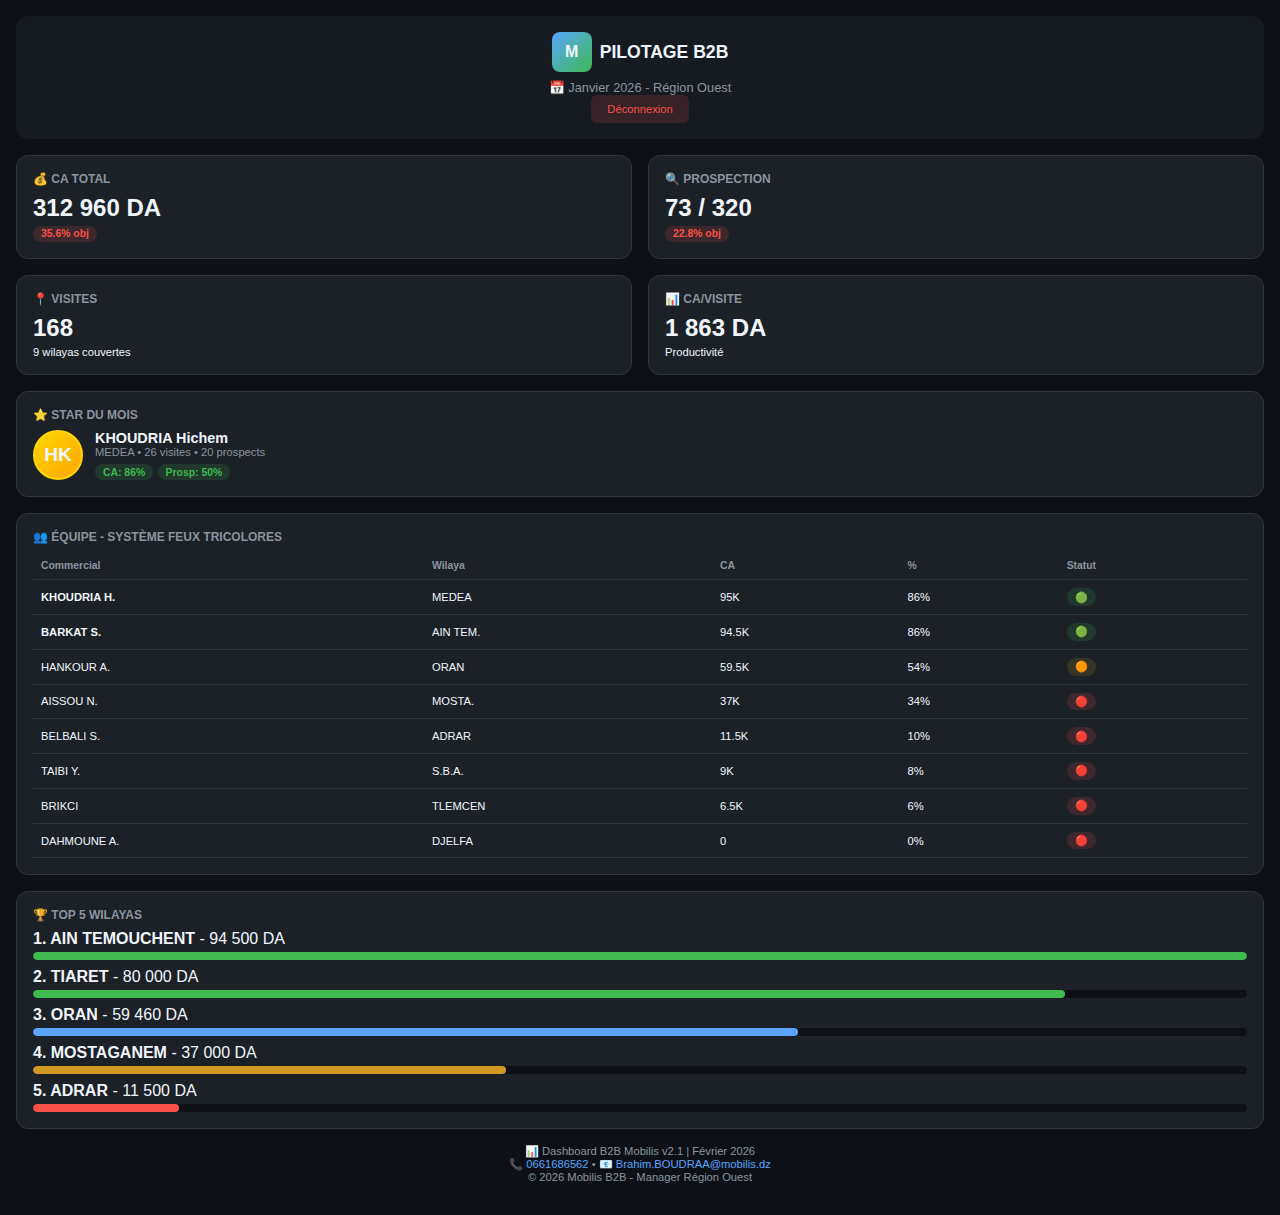
<file: mobile.html>
<!DOCTYPE html>
<html lang="fr">

<head>
    <meta charset="UTF-8">
    <meta name="viewport" content="width=device-width, initial-scale=1.0">
    <title>Dashboard B2B Mobilis - Mobile</title>
    <style>
        :root {
            --bg: #0d1117;
            --bg2: #161b22;
            --card: #1c2128;
            --border: #30363d;
            --text: #f0f6fc;
            --text2: #8b949e;
            --accent: #58a6ff;
            --green: #3fb950;
            --orange: #d29922;
            --red: #f85149
        }

        * {
            margin: 0;
            padding: 0;
            box-sizing: border-box
        }

        body {
            font-family: -apple-system, BlinkMacSystemFont, 'Segoe UI', Roboto, sans-serif;
            background: var(--bg);
            color: var(--text);
            min-height: 100vh;
            padding: 1rem
        }

        .header {
            background: var(--bg2);
            padding: 1rem;
            border-radius: 12px;
            margin-bottom: 1rem;
            text-align: center
        }

        .logo {
            display: flex;
            align-items: center;
            justify-content: center;
            gap: .5rem;
            margin-bottom: .5rem
        }

        .logo-icon {
            width: 40px;
            height: 40px;
            background: linear-gradient(135deg, var(--accent), var(--green));
            border-radius: 8px;
            display: flex;
            align-items: center;
            justify-content: center;
            font-weight: 700
        }

        .logo h1 {
            font-size: 1.1rem
        }

        .period {
            font-size: .8rem;
            color: var(--text2)
        }

        .grid {
            display: grid;
            gap: 1rem;
            margin-bottom: 1rem
        }

        .grid-2 {
            grid-template-columns: 1fr 1fr
        }

        .card {
            background: var(--card);
            border-radius: 12px;
            padding: 1rem;
            border: 1px solid var(--border)
        }

        .card h3 {
            font-size: .75rem;
            color: var(--text2);
            margin-bottom: .5rem;
            text-transform: uppercase
        }

        .kpi-value {
            font-size: 1.5rem;
            font-weight: 700
        }

        .kpi-sub {
            font-size: .7rem;
            margin-top: .25rem
        }

        .green {
            color: var(--green)
        }

        .orange {
            color: var(--orange)
        }

        .red {
            color: var(--red)
        }

        .status {
            display: inline-block;
            padding: .15rem .5rem;
            border-radius: 20px;
            font-size: .65rem;
            font-weight: 600
        }

        .status.green {
            background: rgba(63, 185, 80, .15)
        }

        .status.orange {
            background: rgba(210, 153, 34, .15)
        }

        .status.red {
            background: rgba(248, 81, 73, .15)
        }

        .star-box {
            display: flex;
            align-items: center;
            gap: .75rem
        }

        .star-avatar {
            width: 50px;
            height: 50px;
            border-radius: 50%;
            background: linear-gradient(135deg, gold, orange);
            display: flex;
            align-items: center;
            justify-content: center;
            font-size: 1.2rem;
            font-weight: 700;
            border: 2px solid gold
        }

        .star-name {
            font-size: .9rem;
            font-weight: 600
        }

        .star-stats {
            font-size: .7rem;
            color: var(--text2)
        }

        table {
            width: 100%;
            border-collapse: collapse;
            font-size: .7rem
        }

        th {
            text-align: left;
            padding: .5rem;
            color: var(--text2);
            border-bottom: 1px solid var(--border);
            font-size: .65rem
        }

        td {
            padding: .5rem;
            border-bottom: 1px solid var(--border)
        }

        .bar {
            height: 8px;
            background: var(--bg);
            border-radius: 4px;
            overflow: hidden;
            margin-top: .25rem
        }

        .bar-fill {
            height: 100%;
            border-radius: 4px
        }

        .footer {
            text-align: center;
            padding: 1rem;
            font-size: .7rem;
            color: var(--text2)
        }

        .footer a {
            color: var(--accent);
            text-decoration: none
        }

        .btn-logout {
            background: rgba(248, 81, 73, .15);
            color: var(--red);
            border: none;
            padding: .5rem 1rem;
            border-radius: 6px;
            font-size: .7rem;
            cursor: pointer
        }
    </style>
</head>

<body>
    <header class="header">
        <div class="logo">
            <div class="logo-icon">M</div>
            <h1>PILOTAGE B2B</h1>
        </div>
        <div class="period">📅 Janvier 2026 - Région Ouest</div>
        <button class="btn-logout" onclick="sessionStorage.clear();location.href='index.html'">Déconnexion</button>
    </header>

    <div class="grid grid-2">
        <div class="card">
            <h3>💰 CA Total</h3>
            <div class="kpi-value">312 960 DA</div>
            <div class="kpi-sub"><span class="status red">35.6% obj</span></div>
        </div>
        <div class="card">
            <h3>🔍 Prospection</h3>
            <div class="kpi-value">73 / 320</div>
            <div class="kpi-sub"><span class="status red">22.8% obj</span></div>
        </div>
        <div class="card">
            <h3>📍 Visites</h3>
            <div class="kpi-value">168</div>
            <div class="kpi-sub">9 wilayas couvertes</div>
        </div>
        <div class="card">
            <h3>📊 CA/Visite</h3>
            <div class="kpi-value">1 863 DA</div>
            <div class="kpi-sub">Productivité</div>
        </div>
    </div>

    <div class="card" style="margin-bottom:1rem">
        <h3>⭐ Star du Mois</h3>
        <div class="star-box">
            <div class="star-avatar">HK</div>
            <div>
                <div class="star-name">KHOUDRIA Hichem</div>
                <div class="star-stats">MEDEA • 26 visites • 20 prospects</div>
                <div style="margin-top:.25rem">
                    <span class="status green">CA: 86%</span>
                    <span class="status green">Prosp: 50%</span>
                </div>
            </div>
        </div>
    </div>

    <div class="card">
        <h3>👥 Équipe - Système Feux Tricolores</h3>
        <div style="overflow-x:auto">
            <table>
                <thead>
                    <tr>
                        <th>Commercial</th>
                        <th>Wilaya</th>
                        <th>CA</th>
                        <th>%</th>
                        <th>Statut</th>
                    </tr>
                </thead>
                <tbody>
                    <tr>
                        <td><strong>KHOUDRIA H.</strong></td>
                        <td>MEDEA</td>
                        <td>95K</td>
                        <td>86%</td>
                        <td><span class="status green">🟢</span></td>
                    </tr>
                    <tr>
                        <td><strong>BARKAT S.</strong></td>
                        <td>AIN TEM.</td>
                        <td>94.5K</td>
                        <td>86%</td>
                        <td><span class="status green">🟢</span></td>
                    </tr>
                    <tr>
                        <td>HANKOUR A.</td>
                        <td>ORAN</td>
                        <td>59.5K</td>
                        <td>54%</td>
                        <td><span class="status orange">🟠</span></td>
                    </tr>
                    <tr>
                        <td>AISSOU N.</td>
                        <td>MOSTA.</td>
                        <td>37K</td>
                        <td>34%</td>
                        <td><span class="status red">🔴</span></td>
                    </tr>
                    <tr>
                        <td>BELBALI S.</td>
                        <td>ADRAR</td>
                        <td>11.5K</td>
                        <td>10%</td>
                        <td><span class="status red">🔴</span></td>
                    </tr>
                    <tr>
                        <td>TAIBI Y.</td>
                        <td>S.B.A.</td>
                        <td>9K</td>
                        <td>8%</td>
                        <td><span class="status red">🔴</span></td>
                    </tr>
                    <tr>
                        <td>BRIKCI</td>
                        <td>TLEMCEN</td>
                        <td>6.5K</td>
                        <td>6%</td>
                        <td><span class="status red">🔴</span></td>
                    </tr>
                    <tr>
                        <td>DAHMOUNE A.</td>
                        <td>DJELFA</td>
                        <td>0</td>
                        <td>0%</td>
                        <td><span class="status red">🔴</span></td>
                    </tr>
                </tbody>
            </table>
        </div>
    </div>

    <div class="card" style="margin-top:1rem">
        <h3>🏆 Top 5 Wilayas</h3>
        <div style="margin-top:.5rem">
            <div style="margin-bottom:.5rem"><strong>1. AIN TEMOUCHENT</strong> - 94 500 DA<div class="bar">
                    <div class="bar-fill" style="width:100%;background:var(--green)"></div>
                </div>
            </div>
            <div style="margin-bottom:.5rem"><strong>2. TIARET</strong> - 80 000 DA<div class="bar">
                    <div class="bar-fill" style="width:85%;background:var(--green)"></div>
                </div>
            </div>
            <div style="margin-bottom:.5rem"><strong>3. ORAN</strong> - 59 460 DA<div class="bar">
                    <div class="bar-fill" style="width:63%;background:var(--accent)"></div>
                </div>
            </div>
            <div style="margin-bottom:.5rem"><strong>4. MOSTAGANEM</strong> - 37 000 DA<div class="bar">
                    <div class="bar-fill" style="width:39%;background:var(--orange)"></div>
                </div>
            </div>
            <div><strong>5. ADRAR</strong> - 11 500 DA<div class="bar">
                    <div class="bar-fill" style="width:12%;background:var(--red)"></div>
                </div>
            </div>
        </div>
    </div>

    <footer class="footer">
        <div>📊 Dashboard B2B Mobilis v2.1 | Février 2026</div>
        <div>📞 <a href="tel:0661686562">0661686562</a> • 📧 <a
                href="mailto:Brahim.BOUDRAA@mobilis.dz">Brahim.BOUDRAA@mobilis.dz</a></div>
        <div>© 2026 Mobilis B2B - Manager Région Ouest</div>
    </footer>

    <script>
        // Version mobile légère - pas d'authentification stricte pour éviter les problèmes
        // Si vous voulez forcer l'auth, décommentez la ligne suivante:
        // if(sessionStorage.getItem('dashboard_auth')!=='true')location.href='index.html';
    </script>
</body>

</html>
</file>
